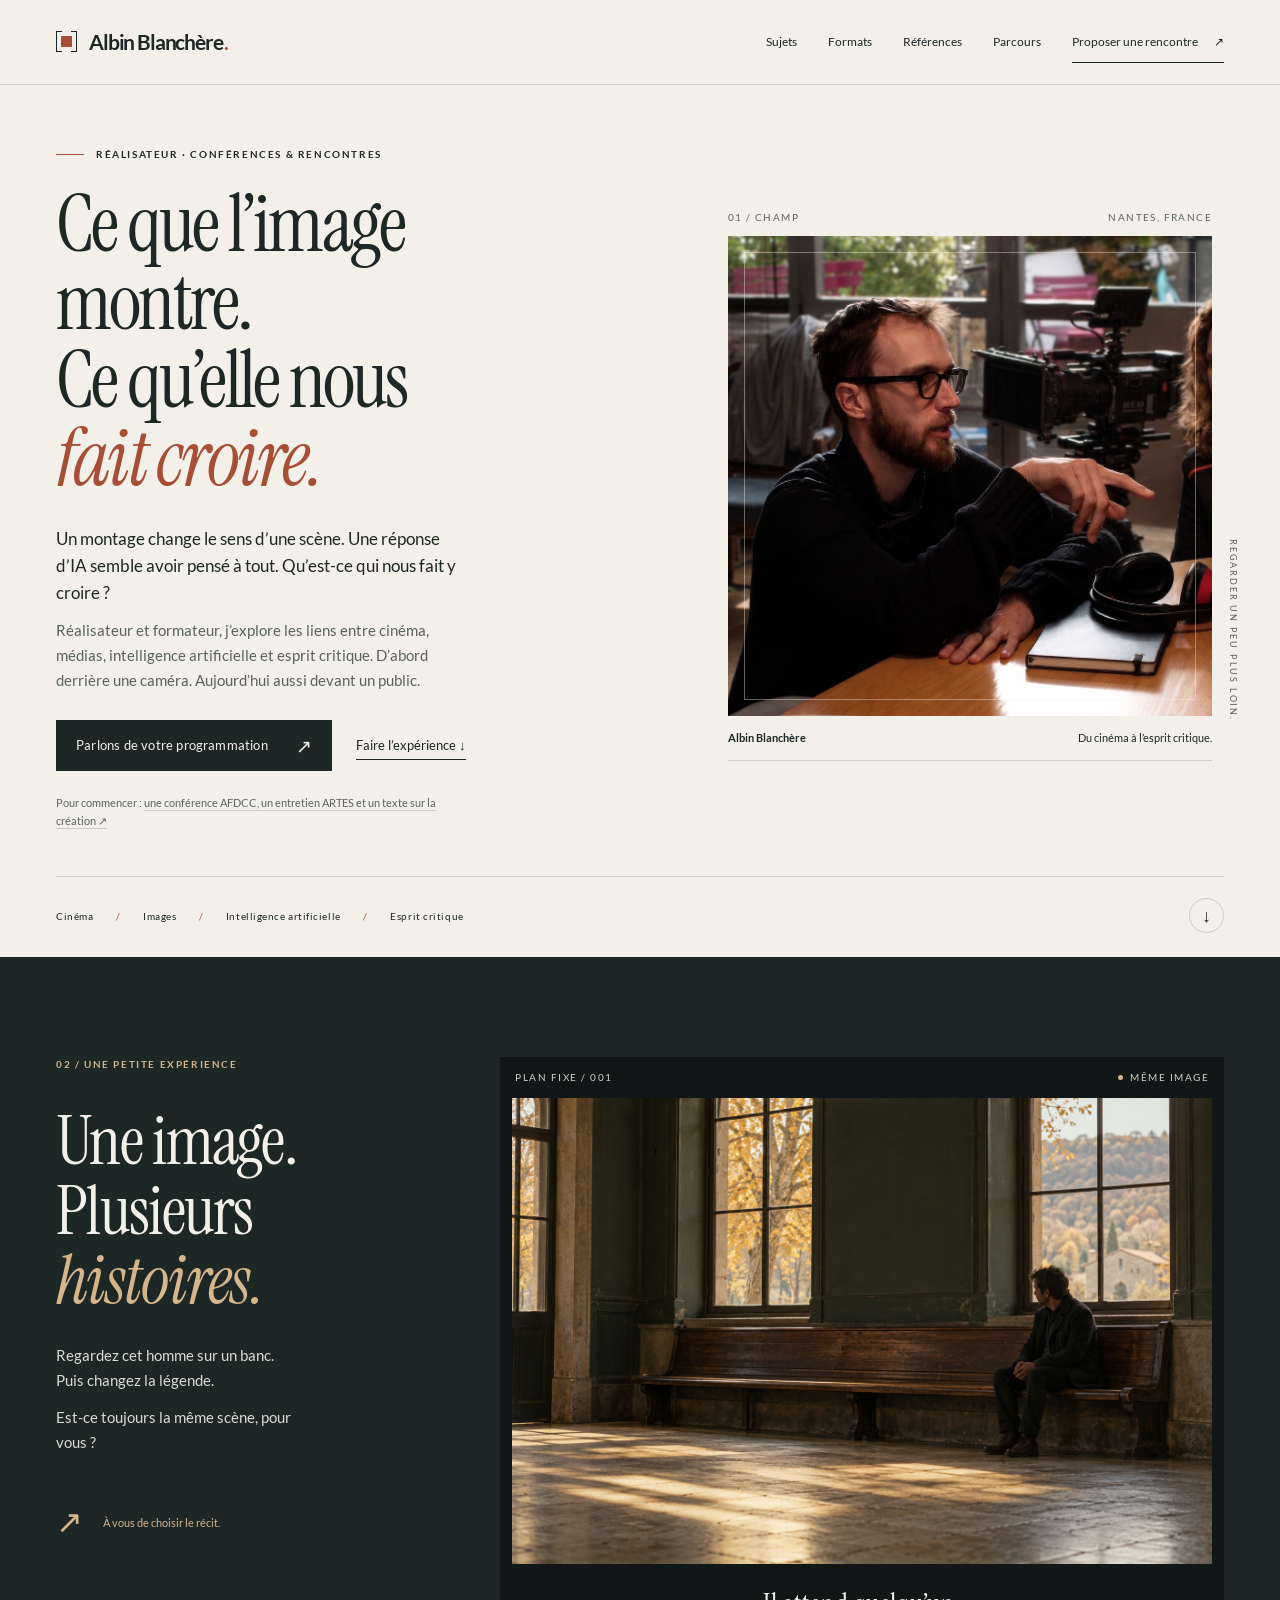
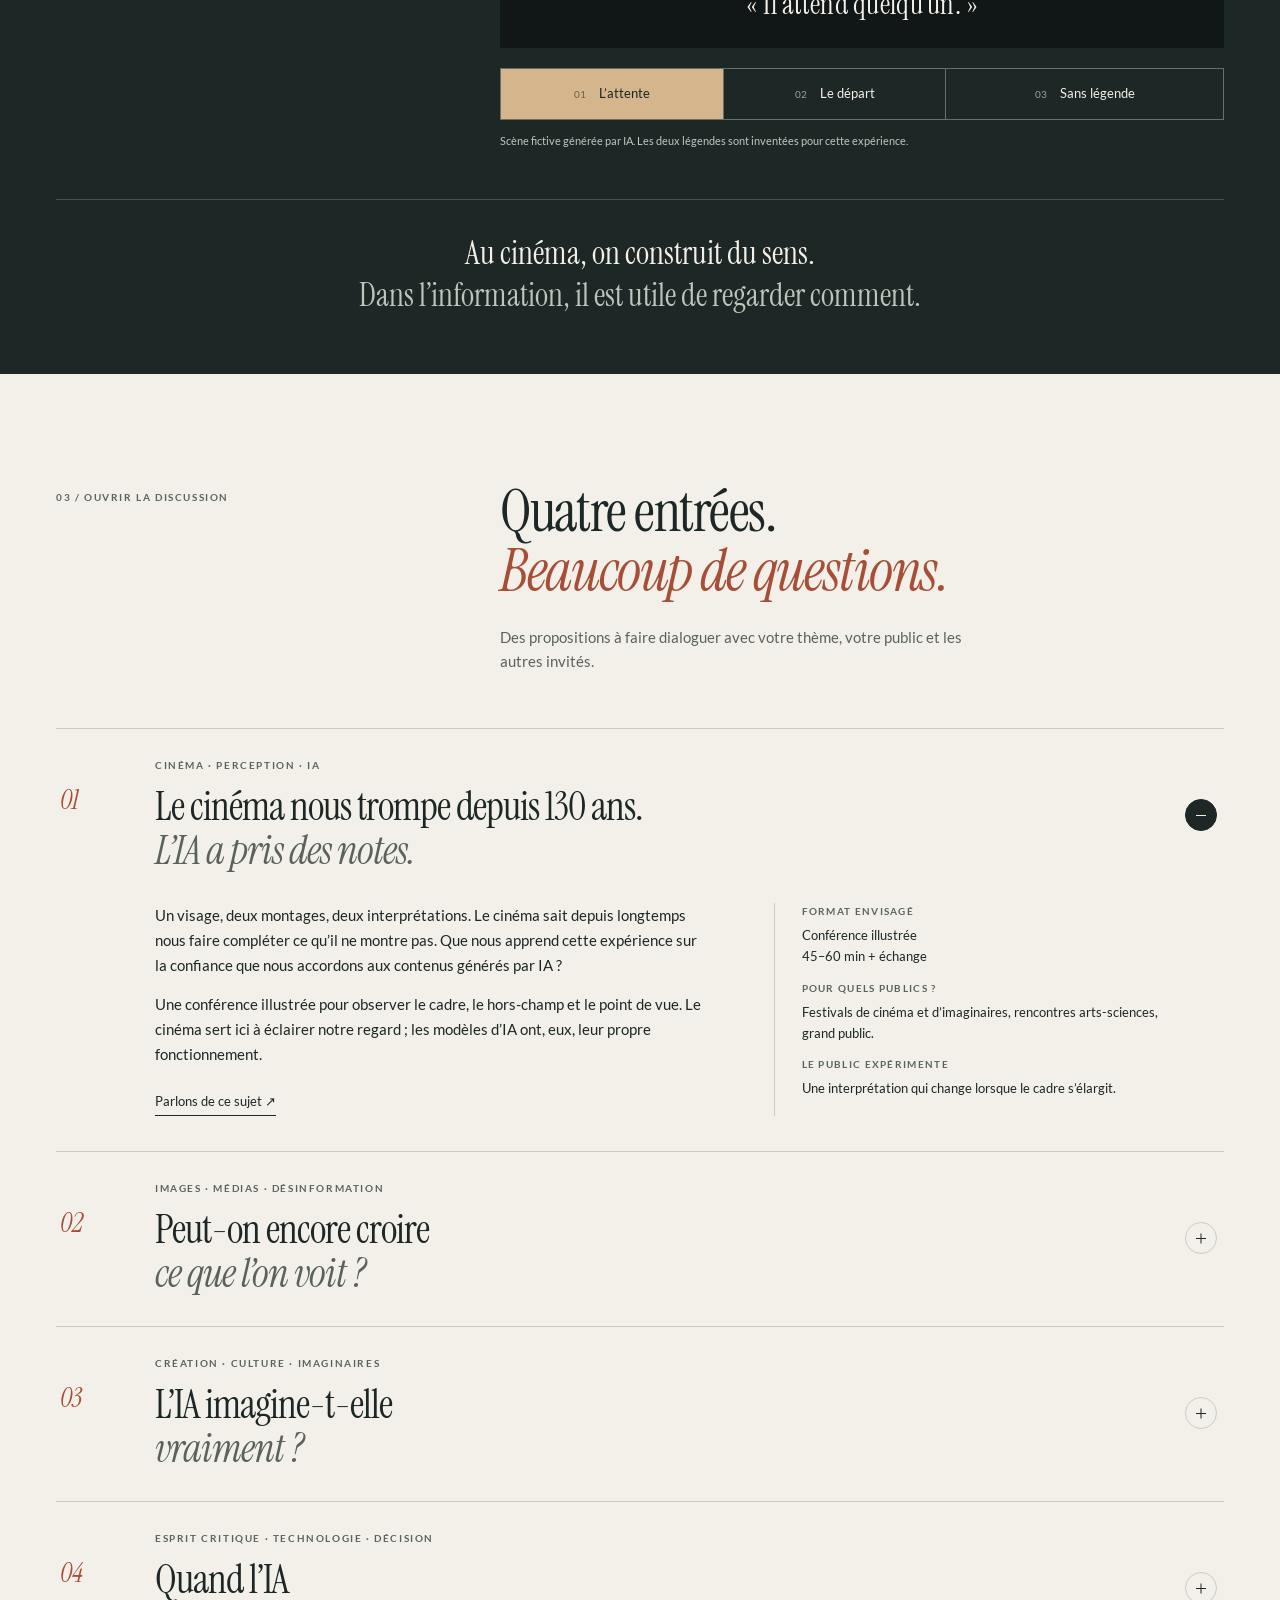
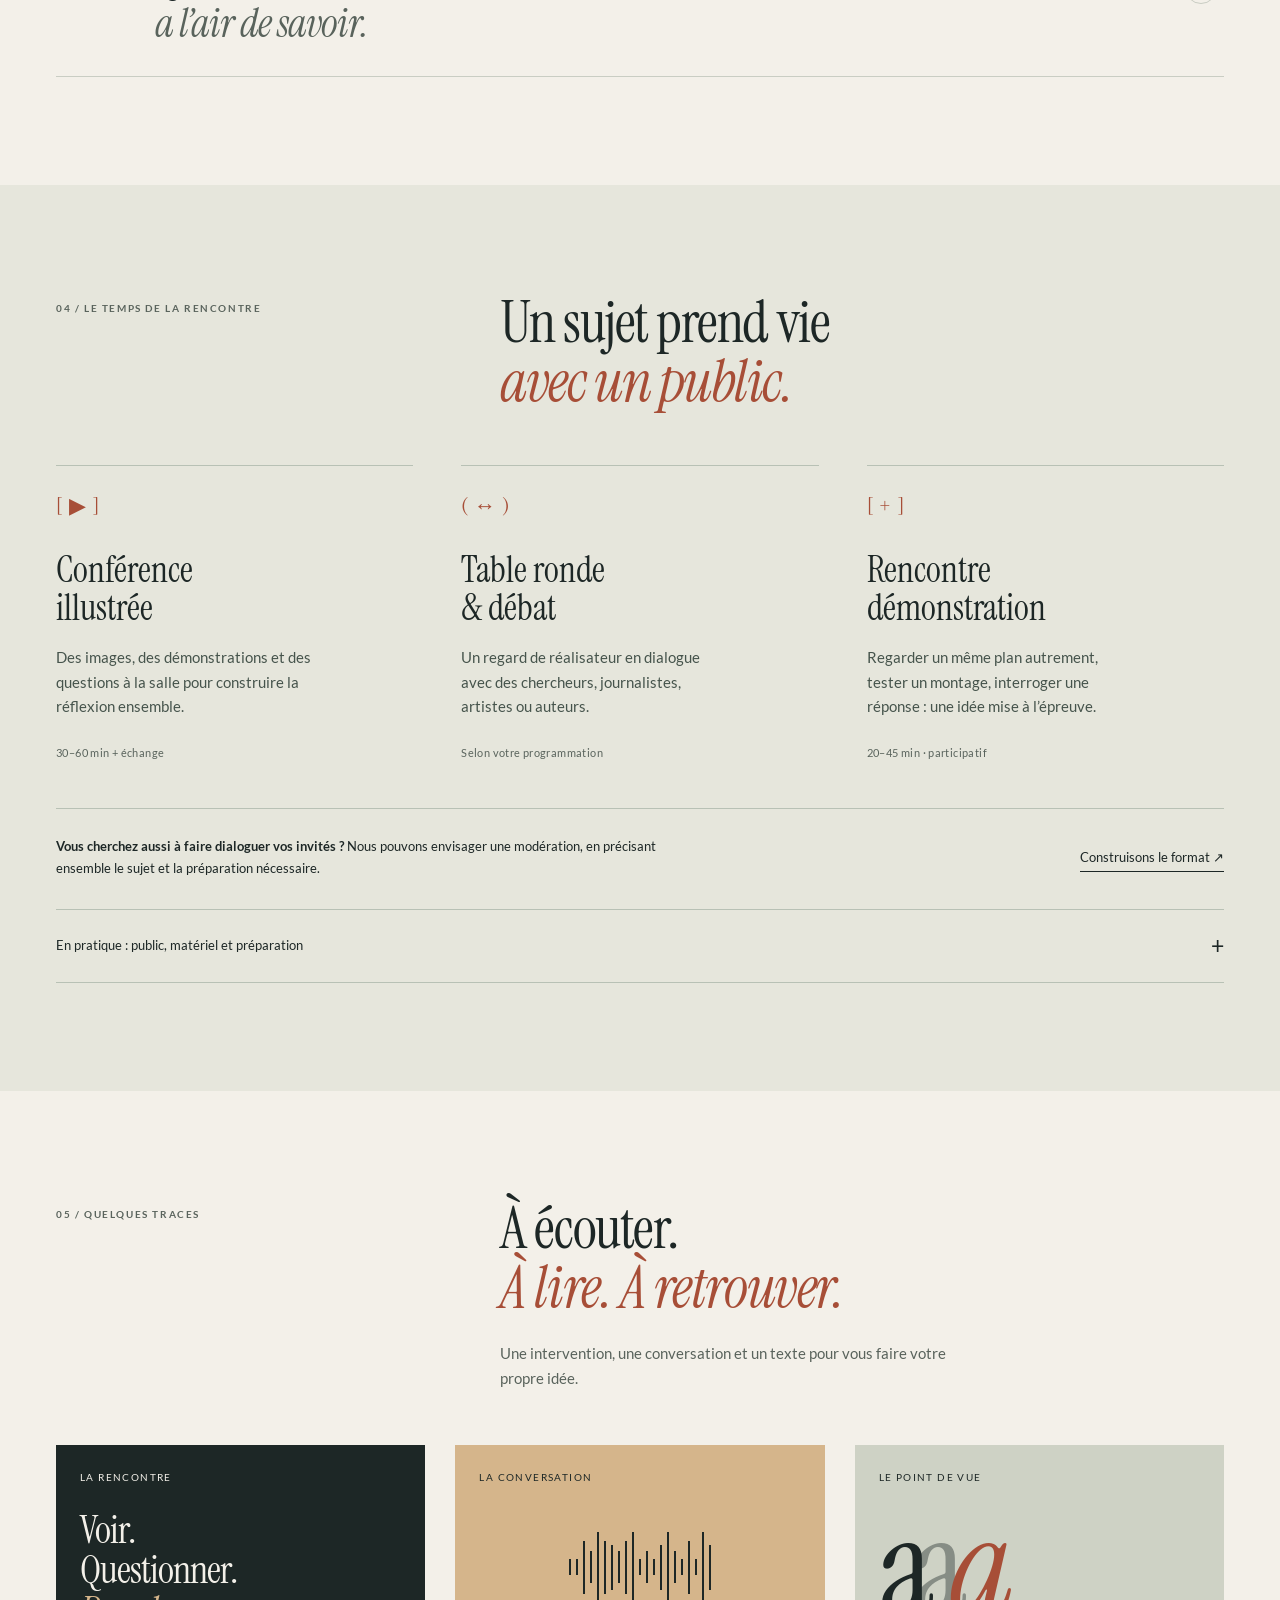
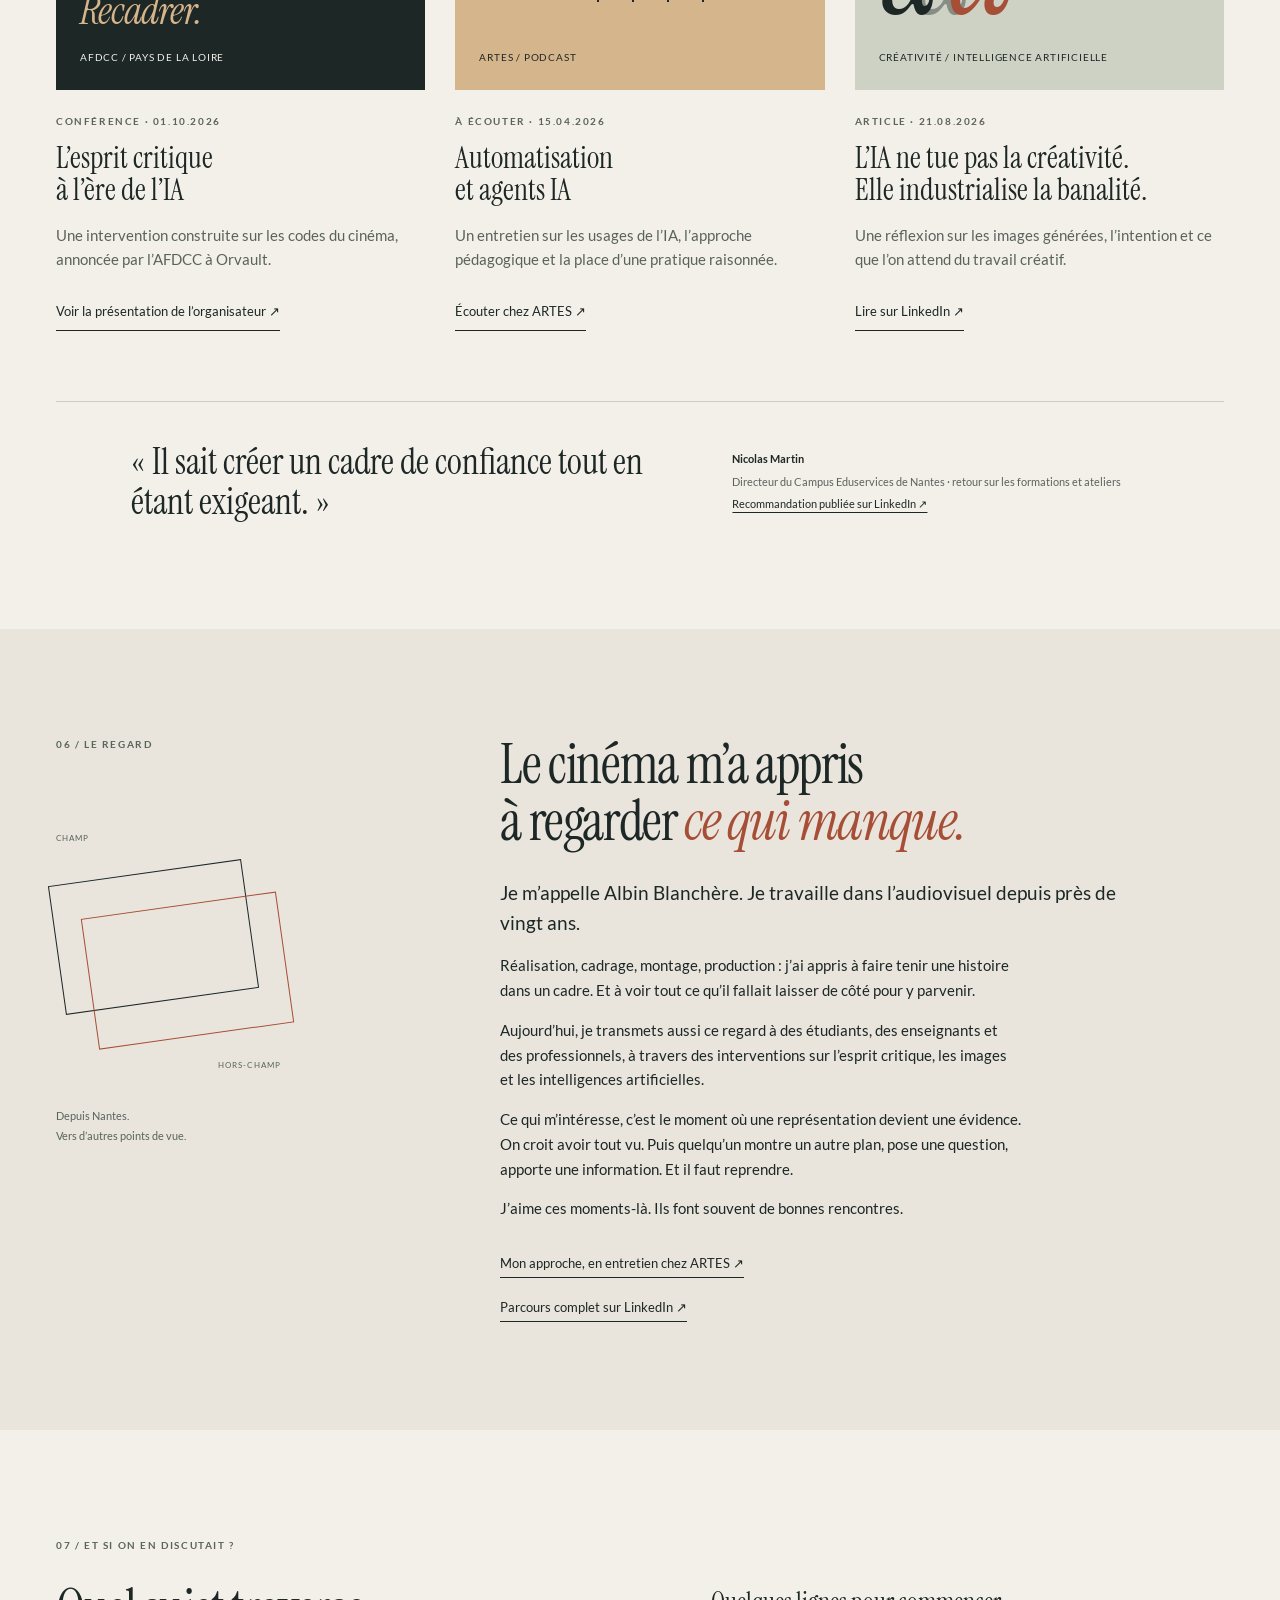
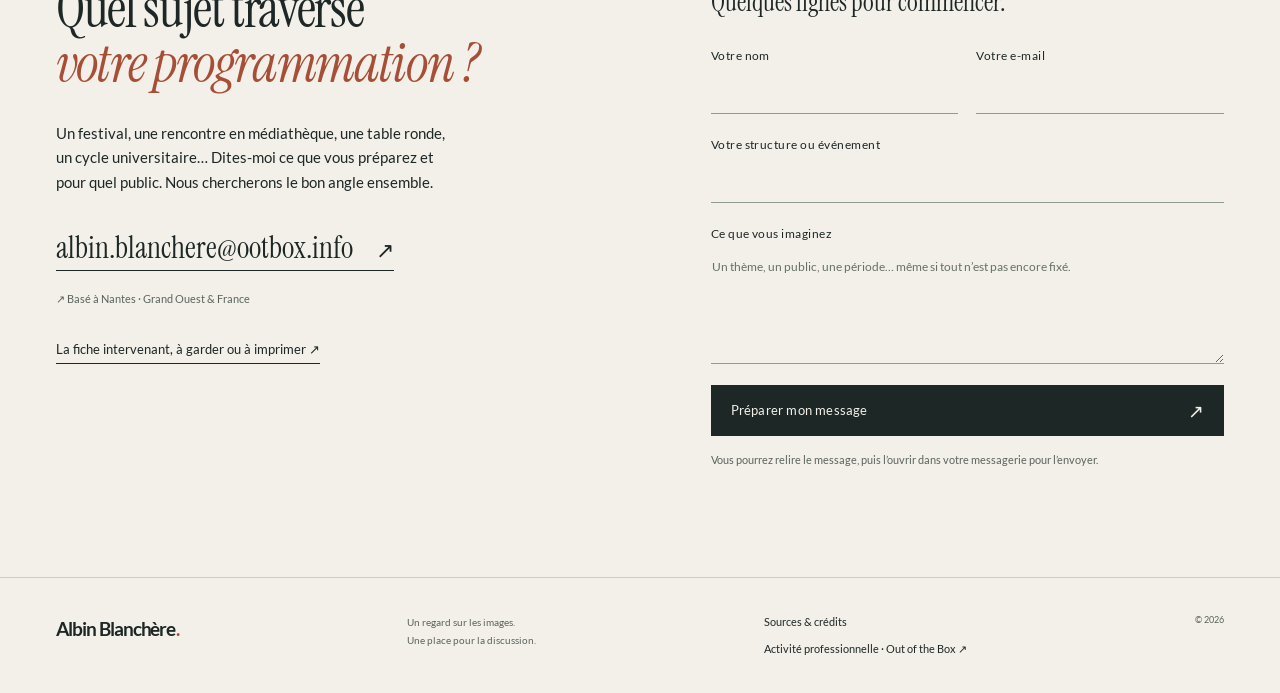
<file: index.html>
<!doctype html>
<html lang="fr">
<head>
  <meta charset="utf-8">
  <meta name="viewport" content="width=device-width, initial-scale=1">
  <title>Albin Blanchère — Cinéma, images, IA & esprit critique</title>
  <meta name="description" content="Réalisateur et formateur à Nantes, Albin Blanchère explore ce que les images, les récits et les IA nous font croire. Conférences illustrées, débats et rencontres culturelles.">
  <meta name="theme-color" content="#1d2726">
  <meta property="og:title" content="Albin Blanchère — Ce que l’image nous fait croire">
  <meta property="og:description" content="Un regard de réalisateur sur les images, les récits et les intelligences artificielles. Conférences, débats et rencontres.">
  <meta property="og:type" content="website">
  <meta property="og:locale" content="fr_FR">
  <meta property="og:image" content="https://fmamb.github.io/albinblanchere-regards/assets/albin-portrait.jpg">
  <meta property="og:url" content="https://fmamb.github.io/albinblanchere-regards/">
  <link rel="canonical" href="https://fmamb.github.io/albinblanchere-regards/">
  <link rel="icon" href="assets/mark.svg" type="image/svg+xml">
  <link rel="stylesheet" href="styles.css">
  <script src="app.js" defer></script>
</head>
<body>
  <a class="skip" href="#contenu">Aller au contenu</a>
  <header class="site-header">
    <div class="header-inner">
      <a class="signature" href="#top" aria-label="Albin Blanchère — accueil"><span class="frame-mark" aria-hidden="true"></span>Albin Blanchère<span class="signature-dot">.</span></a>
      <button class="menu-toggle" aria-expanded="false" aria-controls="navigation">Menu <span aria-hidden="true">+</span></button>
      <nav id="navigation" aria-label="Navigation principale">
        <a href="#sujets">Sujets</a><a href="#formats">Formats</a><a href="#traces">Références</a><a href="#parcours">Parcours</a><a class="nav-contact" href="#contact">Proposer une rencontre <span aria-hidden="true">↗</span></a>
      </nav>
    </div>
  </header>
  <main id="contenu">
    <section class="hero wrap" id="top" aria-labelledby="hero-title">
      <div class="hero-copy">
        <p class="eyebrow"><span class="small-line" aria-hidden="true"></span> Réalisateur · Conférences & rencontres</p>
        <h1 id="hero-title">Ce que l’image<br>montre.<br>Ce qu’elle nous<br><em>fait croire.</em></h1>
        <p class="hero-intro">Un montage change le sens d’une scène. Une réponse d’IA semble avoir pensé à tout. <strong>Qu’est-ce qui nous fait y croire&nbsp;?</strong></p>
        <p class="hero-sub">Réalisateur et formateur, j’explore les liens entre cinéma, médias, intelligence artificielle et esprit critique. D’abord derrière une caméra. Aujourd’hui aussi devant un public.</p>
        <div class="hero-actions"><a class="button" href="#contact">Parlons de votre programmation <span aria-hidden="true">↗</span></a><a class="text-link" href="#experience">Faire l’expérience <span aria-hidden="true">↓</span></a></div>
        <p class="hero-proof">Pour commencer : <a href="#traces">une conférence AFDCC, un entretien ARTES et un texte sur la création <span aria-hidden="true">↗</span></a></p>
      </div>
      <figure class="hero-portrait">
        <div class="portrait-top"><span>01 / CHAMP</span><span>NANTES, FRANCE</span></div>
        <div class="portrait-crop"><img src="assets/albin-portrait.jpg" alt="Albin Blanchère à côté d’une caméra, en discussion autour d’une table." width="1254" height="987" fetchpriority="high"></div>
        <figcaption><span>Albin Blanchère</span><span>Du cinéma à l’esprit critique.</span></figcaption>
        <div class="portrait-note" aria-hidden="true">REGARDER UN PEU PLUS LOIN.</div>
      </figure>
      <div class="hero-bottom"><p>Cinéma <span>/</span> Images <span>/</span> Intelligence artificielle <span>/</span> Esprit critique</p><a href="#experience" aria-label="Découvrir l’expérience visuelle"><span aria-hidden="true">↓</span></a></div>
    </section>

    <section class="experience" id="experience" aria-labelledby="experience-title">
      <div class="wrap experience-grid">
        <div class="experience-copy">
          <p class="eyebrow">02 / UNE PETITE EXPÉRIENCE</p>
          <h2 id="experience-title">Une image.<br>Plusieurs<br><em>histoires.</em></h2>
          <p>Regardez cet homme sur un banc. Puis changez la légende.</p>
          <p>Est-ce toujours la même scène, pour vous&nbsp;?</p>
          <div class="experiment-instruction"><span aria-hidden="true">↗</span><span>À vous de choisir le récit.</span></div>
        </div>
        <div class="experiment">
          <figure class="film-frame">
            <div class="film-meta"><span>PLAN FIXE / 001</span><span><i aria-hidden="true"></i> MÊME IMAGE</span></div>
            <img id="experiment-image" src="assets/une-image.png" alt="Scène fictive : un homme assis seul à droite d’un long banc, dans une salle éclairée par de grandes fenêtres." width="1536" height="1024" loading="lazy">
            <figcaption id="caption" aria-live="polite">« Il attend quelqu’un. »</figcaption>
          </figure>
          <div class="caption-controls" role="group" aria-label="Choisir une légende pour la même image" aria-describedby="experience-instruction">
            <button type="button" data-caption="attente" aria-pressed="true"><span>01</span> L’attente</button>
            <button type="button" data-caption="depart" aria-pressed="false"><span>02</span> Le départ</button>
            <button type="button" data-caption="neutre" aria-pressed="false"><span>03</span> Sans légende</button>
          </div>
          <p class="image-provenance" id="experience-instruction">Scène fictive générée par IA. Les deux légendes sont inventées pour cette expérience.</p>
          <div class="experiment-reveal" id="experiment-reveal" hidden>
            <h3>L’image n’a pas changé. Le récit, oui.</h3>
            <p>Rien, dans ce plan, ne permet de trancher entre ces deux histoires. Quelques mots suffisent pourtant à orienter notre lecture. Cela ne mesure pas votre crédulité&nbsp;: cela montre la place que prend le contexte.</p>
          </div>
        </div>
        <p class="experience-coda">Au cinéma, on construit du sens.<br><span>Dans l’information, il est utile de regarder comment.</span></p>
      </div>
    </section>

    <section class="subjects wrap section-pad" id="sujets" aria-labelledby="subjects-title">
      <div class="section-heading"><p class="eyebrow">03 / OUVRIR LA DISCUSSION</p><div><h2 id="subjects-title">Quatre entrées.<br><em>Beaucoup de questions.</em></h2><p>Des propositions à faire dialoguer avec votre thème, votre public et les autres invités.</p></div></div>
      <div class="subject-list">
        <details class="subject" open>
          <summary><span class="subject-number">01</span><span class="subject-heading"><span class="eyebrow">CINÉMA · PERCEPTION · IA</span><span class="subject-title">Le cinéma nous trompe depuis 130 ans.<br><em>L’IA a pris des notes.</em></span></span><span class="disclosure" aria-hidden="true"></span></summary>
          <div class="subject-body"><div><p>Un visage, deux montages, deux interprétations. Le cinéma sait depuis longtemps nous faire compléter ce qu’il ne montre pas. Que nous apprend cette expérience sur la confiance que nous accordons aux contenus générés par IA&nbsp;?</p><p>Une conférence illustrée pour observer le cadre, le hors-champ et le point de vue. Le cinéma sert ici à éclairer notre regard&nbsp;; les modèles d’IA ont, eux, leur propre fonctionnement.</p><a class="text-link choose-subject" href="#contact" data-subject="Le cinéma nous trompe depuis 130 ans. L’IA a pris des notes.">Parlons de ce sujet <span aria-hidden="true">↗</span></a></div><aside class="subject-facts"><p><span>FORMAT ENVISAGÉ</span>Conférence illustrée<br>45–60 min + échange</p><p><span>POUR QUELS PUBLICS ?</span>Festivals de cinéma et d’imaginaires, rencontres arts-sciences, grand public.</p><p><span>LE PUBLIC EXPÉRIMENTE</span>Une interprétation qui change lorsque le cadre s’élargit.</p></aside></div>
        </details>
        <details class="subject">
          <summary><span class="subject-number">02</span><span class="subject-heading"><span class="eyebrow">IMAGES · MÉDIAS · DÉSINFORMATION</span><span class="subject-title">Peut-on encore croire<br><em>ce que l’on voit&nbsp;?</em></span></span><span class="disclosure" aria-hidden="true"></span></summary>
          <div class="subject-body"><div><p>Une photographie authentique peut raconter une histoire fausse. Il suffit parfois d’une date effacée, d’une légende ajoutée ou d’un plan coupé trop tôt.</p><p>À partir d’exemples de cadrage, de montage et d’images synthétiques, on examine ce qui constitue une preuve. L’enjeu&nbsp;: apprendre à chercher une origine et un contexte, sans attendre de notre œil qu’il détecte tout.</p><a class="text-link choose-subject" href="#contact" data-subject="Peut-on encore croire ce que l’on voit ?">Parlons de ce sujet <span aria-hidden="true">↗</span></a></div><aside class="subject-facts"><p><span>FORMAT ENVISAGÉ</span>Rencontre illustrée ou débat<br>30–60 min + échange</p><p><span>POUR QUELS PUBLICS ?</span>Médiathèques, éducation aux médias, étudiants, rencontres autour de l’information.</p><p><span>LA QUESTION À EMPORTER</span>Qu’est-ce qui permet réellement d’établir ce que cette image raconte&nbsp;?</p></aside></div>
        </details>
        <details class="subject">
          <summary><span class="subject-number">03</span><span class="subject-heading"><span class="eyebrow">CRÉATION · CULTURE · IMAGINAIRES</span><span class="subject-title">L’IA imagine-t-elle<br><em>vraiment&nbsp;?</em></span></span><span class="disclosure" aria-hidden="true"></span></summary>
          <div class="subject-body"><div><p>Une image spectaculaire apparaît en quelques secondes. On reconnaît des styles, des références, parfois des habitudes visuelles un peu trop familières. Où se situe alors le travail de création&nbsp;?</p><p>Intention, choix, imitation, contraintes&nbsp;: une conversation sur ce que les outils génératifs déplacent dans la pratique des artistes et des créateurs. Avec une place pour les possibilités nouvelles autant que pour les objections.</p><a class="text-link choose-subject" href="#contact" data-subject="L’IA imagine-t-elle vraiment ?">Parlons de ce sujet <span aria-hidden="true">↗</span></a></div><aside class="subject-facts"><p><span>FORMAT ENVISAGÉ</span>Conférence ou table ronde<br>45–60 min</p><p><span>POUR QUELS PUBLICS ?</span>Cultures numériques, écoles d’art et de design, festivals, professionnels de la création.</p><p><span>POUR PROLONGER</span><a href="https://fr.linkedin.com/pulse/lia-ne-tue-pas-la-cr%C3%A9ativit%C3%A9-elle-industrialise-albin-blanchere-tmfve" target="_blank" rel="noopener noreferrer">Mon article sur l’IA et la banalité ↗</a></p></aside></div>
        </details>
        <details class="subject">
          <summary><span class="subject-number">04</span><span class="subject-heading"><span class="eyebrow">ESPRIT CRITIQUE · TECHNOLOGIE · DÉCISION</span><span class="subject-title">Quand l’IA<br><em>a l’air de savoir.</em></span></span><span class="disclosure" aria-hidden="true"></span></summary>
          <div class="subject-body"><div><p>La réponse est claire, structurée, convaincante. C’est justement le moment où l’on peut oublier de demander ce qui manque.</p><p>À partir d’un dossier et d’un vote du public, on regarde comment une recommandation devient une évidence. Puis on remet les informations absentes dans le cadre, et la décision en discussion.</p><a class="text-link choose-subject" href="#contact" data-subject="Quand l’IA a l’air de savoir">Parlons de ce sujet <span aria-hidden="true">↗</span></a></div><aside class="subject-facts"><p><span>FORMAT ENVISAGÉ</span>Conférence participative<br>45–60 min + échange</p><p><span>POUR QUELS PUBLICS ?</span>Universités, culture scientifique, rencontres numériques et professionnels.</p><p><span>UN POINT D’APPUI</span><a href="https://www.afdcc.fr/produit/manifestations/01-octobre-2026-afdcc-pays-de-la-loire-lesprit-critique-a-lere-de-lia/" target="_blank" rel="noopener noreferrer">La rencontre AFDCC du 1er octobre 2026 ↗</a></p></aside></div>
        </details>
      </div>
    </section>

    <section class="formats" id="formats" aria-labelledby="formats-title"><div class="wrap section-pad">
      <div class="section-heading"><p class="eyebrow">04 / LE TEMPS DE LA RENCONTRE</p><div><h2 id="formats-title">Un sujet prend vie<br><em>avec un public.</em></h2></div></div>
      <div class="format-grid">
        <article><span class="format-symbol" aria-hidden="true">[&nbsp;▶&nbsp;]</span><h3>Conférence<br>illustrée</h3><p>Des images, des démonstrations et des questions à la salle pour construire la réflexion ensemble.</p><span class="format-duration">30–60 min + échange</span></article>
        <article><span class="format-symbol" aria-hidden="true">(&nbsp;↔&nbsp;)</span><h3>Table ronde<br>& débat</h3><p>Un regard de réalisateur en dialogue avec des chercheurs, journalistes, artistes ou auteurs.</p><span class="format-duration">Selon votre programmation</span></article>
        <article><span class="format-symbol" aria-hidden="true">[&nbsp;+&nbsp;]</span><h3>Rencontre<br>démonstration</h3><p>Regarder un même plan autrement, tester un montage, interroger une réponse&nbsp;: une idée mise à l’épreuve.</p><span class="format-duration">20–45 min · participatif</span></article>
      </div>
      <div class="format-note"><p><strong>Vous cherchez aussi à faire dialoguer vos invités&nbsp;?</strong> Nous pouvons envisager une modération, en précisant ensemble le sujet et la préparation nécessaire.</p><a class="text-link" href="#contact">Construisons le format <span aria-hidden="true">↗</span></a></div>
      <details class="practical"><summary>En pratique : public, matériel et préparation <span aria-hidden="true">+</span></summary><div><p><strong>Public.</strong> Les conférences sont pensées pour des non-spécialistes. Le vocabulaire, les exemples et la place du débat s’adaptent à l’événement. Pour un public scolaire, l’âge et les objectifs sont à préciser ensemble.</p><p><strong>Matériel.</strong> Prévoir un écran ou vidéoprojecteur, une diffusion sonore pour les extraits et un micro selon la salle. Les démonstrations peuvent être préparées à l’avance pour fonctionner sans connexion.</p><p><strong>Préparation.</strong> Un échange permet de fixer l’angle, la durée, les conditions de projection, l’accessibilité et les modalités de captation. La proposition et les conditions d’intervention sont établies à partir de ce cadre.</p></div></details>
    </div></section>

    <section class="traces wrap section-pad" id="traces" aria-labelledby="traces-title">
      <div class="section-heading"><p class="eyebrow">05 / QUELQUES TRACES</p><div><h2 id="traces-title">À écouter.<br><em>À lire. À retrouver.</em></h2><p>Une intervention, une conversation et un texte pour vous faire votre propre idée.</p></div></div>
      <div class="trace-grid">
        <a class="trace trace-scene" href="https://www.afdcc.fr/produit/manifestations/01-octobre-2026-afdcc-pays-de-la-loire-lesprit-critique-a-lere-de-lia/" target="_blank" rel="noopener noreferrer"><div class="trace-art"><span class="trace-label">LA RENCONTRE</span><span class="trace-big">Voir.<br>Questionner.<br><em>Recadrer.</em></span><span class="trace-art-note">AFDCC / PAYS DE LA LOIRE</span></div><div class="trace-info"><p class="eyebrow">CONFÉRENCE · 01.10.2026</p><h3>L’esprit critique<br>à l’ère de l’IA</h3><p>Une intervention construite sur les codes du cinéma, annoncée par l’AFDCC à Orvault.</p><span class="text-link">Voir la présentation de l’organisateur ↗</span></div></a>
        <a class="trace trace-audio" href="https://www.artes-formations.fr/actualite-des-formations-artes/podcast-automatisation-et-agents-ia-une-formation-pour-construire-mettre-en-place-et-entretenir-ses-outils" target="_blank" rel="noopener noreferrer"><div class="trace-art"><span class="trace-label">LA CONVERSATION</span><div class="audio-wave" aria-hidden="true"><i></i><i></i><i></i><i></i><i></i><i></i><i></i><i></i><i></i><i></i><i></i><i></i><i></i><i></i><i></i><i></i><i></i><i></i><i></i><i></i><i></i></div><span class="trace-art-note">ARTES / PODCAST</span></div><div class="trace-info"><p class="eyebrow">À ÉCOUTER · 15.04.2026</p><h3>Automatisation<br>et agents IA</h3><p>Un entretien sur les usages de l’IA, l’approche pédagogique et la place d’une pratique raisonnée.</p><span class="text-link">Écouter chez ARTES ↗</span></div></a>
        <a class="trace trace-article" href="https://fr.linkedin.com/pulse/lia-ne-tue-pas-la-cr%C3%A9ativit%C3%A9-elle-industrialise-albin-blanchere-tmfve" target="_blank" rel="noopener noreferrer"><div class="trace-art"><span class="trace-label">LE POINT DE VUE</span><span class="article-quote" aria-hidden="true">a<span>a</span><em>a</em></span><span class="trace-art-note">CRÉATIVITÉ / INTELLIGENCE ARTIFICIELLE</span></div><div class="trace-info"><p class="eyebrow">ARTICLE · 21.08.2026</p><h3>L’IA ne tue pas la créativité.<br>Elle industrialise la banalité.</h3><p>Une réflexion sur les images générées, l’intention et ce que l’on attend du travail créatif.</p><span class="text-link">Lire sur LinkedIn ↗</span></div></a>
      </div>
      <blockquote class="testimonial"><p>« Il sait créer un cadre de confiance tout en étant exigeant. »</p><footer><strong>Nicolas Martin</strong><span>Directeur du Campus Eduservices de Nantes · retour sur les formations et ateliers</span><a href="https://fr.linkedin.com/in/albin-blanchere-ab3aa765" target="_blank" rel="noopener noreferrer">Recommandation publiée sur LinkedIn ↗</a></footer></blockquote>
    </section>

    <section class="about" id="parcours" aria-labelledby="about-title"><div class="wrap about-grid section-pad">
      <div class="about-aside"><p class="eyebrow">06 / LE REGARD</p><div class="about-frame" aria-hidden="true"><span>CHAMP</span><div></div><span>HORS-CHAMP</span></div><p class="about-place">Depuis Nantes.<br>Vers d’autres points de vue.</p></div>
      <div class="about-copy"><h2 id="about-title">Le cinéma m’a appris<br>à regarder <em>ce qui manque.</em></h2><p class="about-lead">Je m’appelle Albin Blanchère. Je travaille dans l’audiovisuel depuis près de vingt ans.</p><p>Réalisation, cadrage, montage, production&nbsp;: j’ai appris à faire tenir une histoire dans un cadre. Et à voir tout ce qu’il fallait laisser de côté pour y parvenir.</p><p>Aujourd’hui, je transmets aussi ce regard à des étudiants, des enseignants et des professionnels, à travers des interventions sur l’esprit critique, les images et les intelligences artificielles.</p><p>Ce qui m’intéresse, c’est le moment où une représentation devient une évidence. On croit avoir tout vu. Puis quelqu’un montre un autre plan, pose une question, apporte une information. Et il faut reprendre.</p><p>J’aime ces moments-là. Ils font souvent de bonnes rencontres.</p><div class="about-links"><a class="text-link" href="https://www.artes-formations.fr/actualite-des-formations-artes/ia-generative-au-travail-comment-conjuguer-efficacite-et-ethique" target="_blank" rel="noopener noreferrer">Mon approche, en entretien chez ARTES ↗</a><a class="text-link" href="https://fr.linkedin.com/in/albin-blanchere-ab3aa765" target="_blank" rel="noopener noreferrer">Parcours complet sur LinkedIn ↗</a></div></div>
    </div></section>

    <section class="contact wrap section-pad" id="contact" aria-labelledby="contact-title">
      <div class="contact-copy"><p class="eyebrow">07 / ET SI ON EN DISCUTAIT ?</p><h2 id="contact-title">Quel sujet traverse<br><em>votre programmation&nbsp;?</em></h2><p>Un festival, une rencontre en médiathèque, une table ronde, un cycle universitaire… Dites-moi ce que vous préparez et pour quel public. Nous chercherons le bon angle ensemble.</p><a class="contact-email" href="mailto:albin.blanchere@ootbox.info">albin.blanchere@ootbox.info <span aria-hidden="true">↗</span></a><p class="contact-location"><span aria-hidden="true">↗</span> Basé à Nantes · Grand Ouest & France</p><a href="fiche-intervenant.html" target="_blank" rel="noopener" class="text-link">La fiche intervenant, à garder ou à imprimer ↗</a></div>
      <div class="contact-form-wrap">
        <noscript><p>Pour proposer une rencontre, écrivez-moi à <a class="text-link" href="mailto:albin.blanchere@ootbox.info">albin.blanchere@ootbox.info</a>.</p></noscript>
        <form id="contact-form" hidden>
          <p class="form-intro">Quelques lignes pour commencer.</p>
          <div class="form-row">
            <label>Votre nom<input name="nom" autocomplete="name" required maxlength="100"></label>
            <label>Votre e-mail<input name="email" type="email" autocomplete="email" required maxlength="150"></label>
          </div>
          <label>Votre structure ou événement<input name="structure" autocomplete="organization" required maxlength="180"></label>
          <label>Ce que vous imaginez<textarea name="message" rows="4" maxlength="1800" required placeholder="Un thème, un public, une période… même si tout n’est pas encore fixé."></textarea></label>
          <button class="button" type="submit">Préparer mon message <span aria-hidden="true">↗</span></button>
          <p class="form-note">Vous pourrez relire le message, puis l’ouvrir dans votre messagerie pour l’envoyer.</p>
        </form>
        <div class="draft" id="draft" hidden tabindex="-1">
          <h3>Votre message est prêt.</h3><p>Relisez-le, puis ouvrez votre messagerie pour l’envoyer.</p><pre id="draft-text"></pre>
          <div class="draft-actions"><a id="draft-mail" class="button" href="mailto:albin.blanchere@ootbox.info">Ouvrir ma messagerie ↗</a><button type="button" class="text-link" id="copy-draft">Copier le message</button><button type="button" class="text-link" id="edit-draft">Modifier</button></div>
          <p id="copy-status" role="status"></p>
        </div>
      </div>
    </section>
  </main>
  <footer class="site-footer"><div class="wrap"><a class="signature" href="#top">Albin Blanchère<span class="signature-dot">.</span></a><p>Un regard sur les images.<br>Une place pour la discussion.</p><div><a href="credits.html">Sources & crédits</a><a href="https://ootbox.info/" target="_blank" rel="noopener noreferrer">Activité professionnelle · Out of the Box ↗</a></div><span class="footer-year">© 2026</span></div></footer>
</body>
</html>
</file>
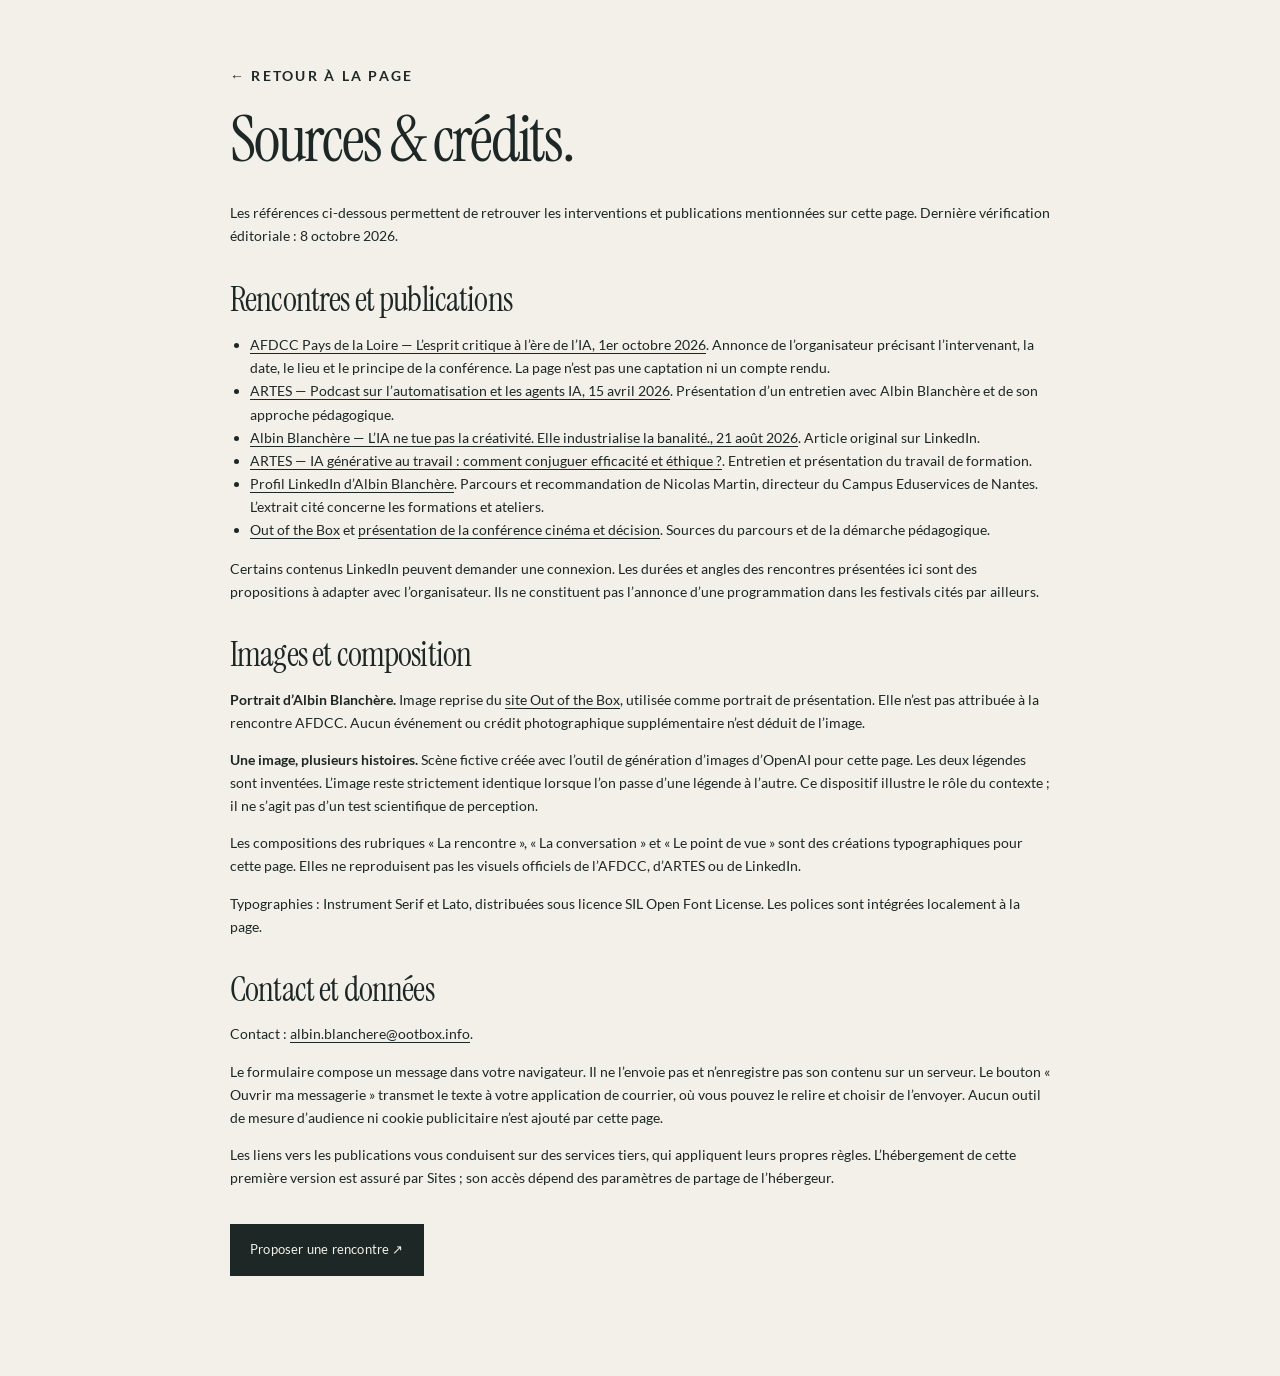
<file: credits.html>
<!doctype html><html lang="fr"><head><meta charset="utf-8"><meta name="viewport" content="width=device-width,initial-scale=1"><title>Sources & crédits — Albin Blanchère</title><meta name="robots" content="noindex"><link rel="icon" href="assets/mark.svg" type="image/svg+xml"><link rel="stylesheet" href="styles.css"></head><body><main class="wrap legal"><p class="eyebrow"><a href="index.html">← Retour à la page</a></p><h1>Sources & crédits.</h1><p>Les références ci-dessous permettent de retrouver les interventions et publications mentionnées sur cette page. Dernière vérification éditoriale : 8 octobre 2026.</p><h2>Rencontres et publications</h2><ul><li><a href="https://www.afdcc.fr/produit/manifestations/01-octobre-2026-afdcc-pays-de-la-loire-lesprit-critique-a-lere-de-lia/">AFDCC Pays de la Loire — L’esprit critique à l’ère de l’IA, 1er octobre 2026</a>. Annonce de l’organisateur précisant l’intervenant, la date, le lieu et le principe de la conférence. La page n’est pas une captation ni un compte rendu.</li><li><a href="https://www.artes-formations.fr/actualite-des-formations-artes/podcast-automatisation-et-agents-ia-une-formation-pour-construire-mettre-en-place-et-entretenir-ses-outils">ARTES — Podcast sur l’automatisation et les agents IA, 15 avril 2026</a>. Présentation d’un entretien avec Albin Blanchère et de son approche pédagogique.</li><li><a href="https://fr.linkedin.com/pulse/lia-ne-tue-pas-la-cr%C3%A9ativit%C3%A9-elle-industrialise-albin-blanchere-tmfve">Albin Blanchère — L’IA ne tue pas la créativité. Elle industrialise la banalité., 21 août 2026</a>. Article original sur LinkedIn.</li><li><a href="https://www.artes-formations.fr/actualite-des-formations-artes/ia-generative-au-travail-comment-conjuguer-efficacite-et-ethique">ARTES — IA générative au travail : comment conjuguer efficacité et éthique ?</a>. Entretien et présentation du travail de formation.</li><li><a href="https://fr.linkedin.com/in/albin-blanchere-ab3aa765">Profil LinkedIn d’Albin Blanchère</a>. Parcours et recommandation de Nicolas Martin, directeur du Campus Eduservices de Nantes. L’extrait cité concerne les formations et ateliers.</li><li><a href="https://ootbox.info/">Out of the Box</a> et <a href="https://ootbox.info/conference-ia-cinema-decision/">présentation de la conférence cinéma et décision</a>. Sources du parcours et de la démarche pédagogique.</li></ul><p>Certains contenus LinkedIn peuvent demander une connexion. Les durées et angles des rencontres présentées ici sont des propositions à adapter avec l’organisateur. Ils ne constituent pas l’annonce d’une programmation dans les festivals cités par ailleurs.</p><h2>Images et composition</h2><p><strong>Portrait d’Albin Blanchère.</strong> Image reprise du <a href="https://ootbox.info/assets/albin-portrait-2026.jpg">site Out of the Box</a>, utilisée comme portrait de présentation. Elle n’est pas attribuée à la rencontre AFDCC. Aucun événement ou crédit photographique supplémentaire n’est déduit de l’image.</p><p><strong>Une image, plusieurs histoires.</strong> Scène fictive créée avec l’outil de génération d’images d’OpenAI pour cette page. Les deux légendes sont inventées. L’image reste strictement identique lorsque l’on passe d’une légende à l’autre. Ce dispositif illustre le rôle du contexte ; il ne s’agit pas d’un test scientifique de perception.</p><p>Les compositions des rubriques « La rencontre », « La conversation » et « Le point de vue » sont des créations typographiques pour cette page. Elles ne reproduisent pas les visuels officiels de l’AFDCC, d’ARTES ou de LinkedIn.</p><p>Typographies : Instrument Serif et Lato, distribuées sous licence SIL Open Font License. Les polices sont intégrées localement à la page.</p><h2>Contact et données</h2><p>Contact : <a href="mailto:albin.blanchere@ootbox.info">albin.blanchere@ootbox.info</a>.</p><p>Le formulaire compose un message dans votre navigateur. Il ne l’envoie pas et n’enregistre pas son contenu sur un serveur. Le bouton « Ouvrir ma messagerie » transmet le texte à votre application de courrier, où vous pouvez le relire et choisir de l’envoyer. Aucun outil de mesure d’audience ni cookie publicitaire n’est ajouté par cette page.</p><p>Les liens vers les publications vous conduisent sur des services tiers, qui appliquent leurs propres règles. L’hébergement de cette première version est assuré par Sites ; son accès dépend des paramètres de partage de l’hébergeur.</p><p style="margin-top:35px"><a class="button" href="index.html#contact">Proposer une rencontre ↗</a></p></main></body></html>
</file>
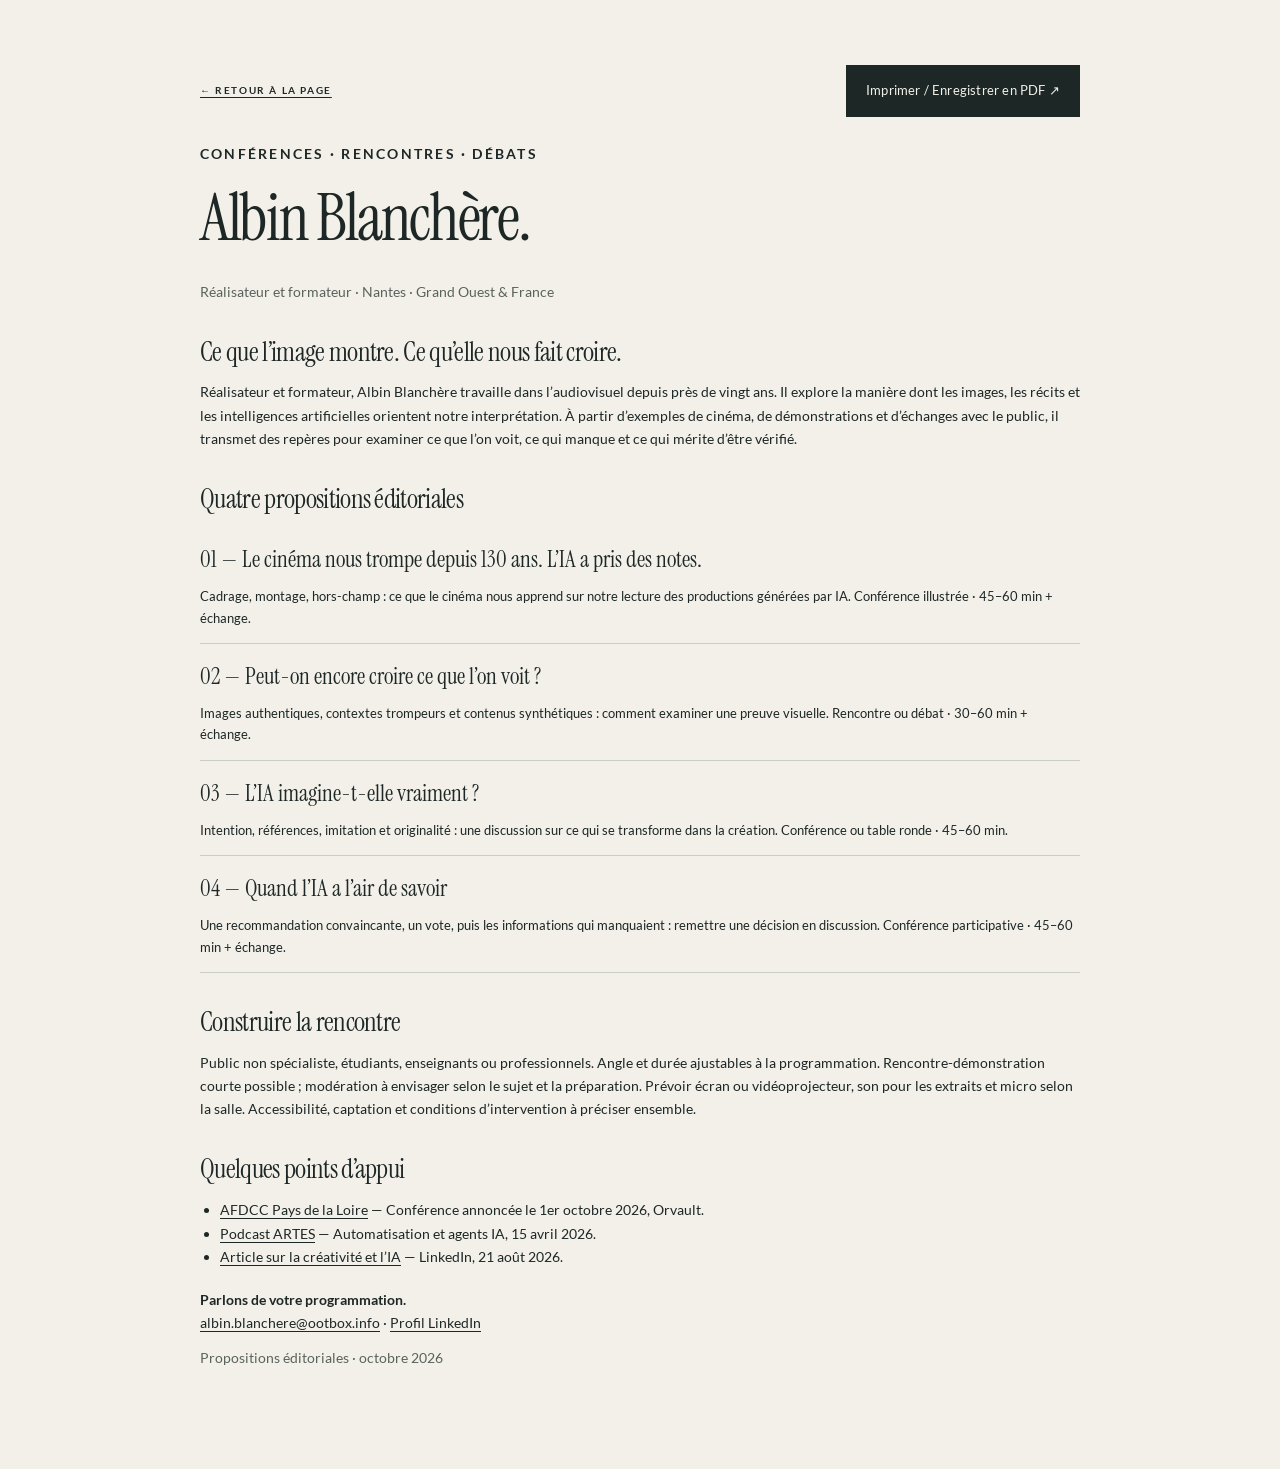
<file: fiche-intervenant.html>
<!doctype html><html lang="fr"><head><meta charset="utf-8"><meta name="viewport" content="width=device-width,initial-scale=1"><title>Fiche intervenant — Albin Blanchère</title><meta name="robots" content="noindex"><link rel="icon" href="assets/mark.svg" type="image/svg+xml"><link rel="stylesheet" href="styles.css"><script src="app.js" defer></script></head><body><main class="wrap legal sheet"><div class="sheet-top"><a class="eyebrow no-print" href="index.html">← Retour à la page</a><button type="button" class="button no-print" id="print-sheet">Imprimer / Enregistrer en PDF ↗</button></div><p class="eyebrow" style="margin-top:26px">CONFÉRENCES · RENCONTRES · DÉBATS</p><h1>Albin Blanchère.</h1><p class="sheet-meta">Réalisateur et formateur · Nantes · Grand Ouest & France</p><h2>Ce que l’image montre. Ce qu’elle nous fait croire.</h2><p>Réalisateur et formateur, Albin Blanchère travaille dans l’audiovisuel depuis près de vingt ans. Il explore la manière dont les images, les récits et les intelligences artificielles orientent notre interprétation. À partir d’exemples de cinéma, de démonstrations et d’échanges avec le public, il transmet des repères pour examiner ce que l’on voit, ce qui manque et ce qui mérite d’être vérifié.</p><h2>Quatre propositions éditoriales</h2><div class="sheet-subject"><h3>01 — Le cinéma nous trompe depuis 130 ans. L’IA a pris des notes.</h3><p>Cadrage, montage, hors-champ : ce que le cinéma nous apprend sur notre lecture des productions générées par IA. Conférence illustrée · 45–60 min + échange.</p></div><div class="sheet-subject"><h3>02 — Peut-on encore croire ce que l’on voit ?</h3><p>Images authentiques, contextes trompeurs et contenus synthétiques : comment examiner une preuve visuelle. Rencontre ou débat · 30–60 min + échange.</p></div><div class="sheet-subject"><h3>03 — L’IA imagine-t-elle vraiment ?</h3><p>Intention, références, imitation et originalité : une discussion sur ce qui se transforme dans la création. Conférence ou table ronde · 45–60 min.</p></div><div class="sheet-subject"><h3>04 — Quand l’IA a l’air de savoir</h3><p>Une recommandation convaincante, un vote, puis les informations qui manquaient : remettre une décision en discussion. Conférence participative · 45–60 min + échange.</p></div><h2>Construire la rencontre</h2><p>Public non spécialiste, étudiants, enseignants ou professionnels. Angle et durée ajustables à la programmation. Rencontre-démonstration courte possible ; modération à envisager selon le sujet et la préparation. Prévoir écran ou vidéoprojecteur, son pour les extraits et micro selon la salle. Accessibilité, captation et conditions d’intervention à préciser ensemble.</p><h2>Quelques points d’appui</h2><ul><li><a href="https://www.afdcc.fr/produit/manifestations/01-octobre-2026-afdcc-pays-de-la-loire-lesprit-critique-a-lere-de-lia/">AFDCC Pays de la Loire</a> — Conférence annoncée le 1er octobre 2026, Orvault.</li><li><a href="https://www.artes-formations.fr/actualite-des-formations-artes/podcast-automatisation-et-agents-ia-une-formation-pour-construire-mettre-en-place-et-entretenir-ses-outils">Podcast ARTES</a> — Automatisation et agents IA, 15 avril 2026.</li><li><a href="https://fr.linkedin.com/pulse/lia-ne-tue-pas-la-cr%C3%A9ativit%C3%A9-elle-industrialise-albin-blanchere-tmfve">Article sur la créativité et l’IA</a> — LinkedIn, 21 août 2026.</li></ul><p style="margin-top:20px"><strong>Parlons de votre programmation.</strong><br><a href="mailto:albin.blanchere@ootbox.info">albin.blanchere@ootbox.info</a> · <a href="https://www.linkedin.com/in/albin-blanchere-ab3aa765">Profil LinkedIn</a></p><p class="sheet-meta" style="margin-top:12px">Propositions éditoriales · octobre 2026</p></main></body></html>
</file>
<file: styles.css>
@font-face{font-family:'Instrument Serif';font-style:normal;font-weight:400;font-display:swap;src:url('assets/instrument-serif.ttf') format('truetype')}
@font-face{font-family:'Instrument Serif';font-style:italic;font-weight:400;font-display:swap;src:url('assets/instrument-serif-italic.ttf') format('truetype')}
@font-face{font-family:'Lato';font-style:normal;font-weight:400;font-display:swap;src:url('assets/lato.ttf') format('truetype')}
@font-face{font-family:'Lato';font-style:normal;font-weight:700;font-display:swap;src:url('assets/lato-bold.ttf') format('truetype')}
:root{--paper:#f3f0e9;--ink:#1d2726;--muted:#59635c;--rust:#a74e37;--ochre:#d5b58b;--sage:#728077;--line:#c9cdc3;--soft:#e6e6dc;--serif:'Instrument Serif',Georgia,'Times New Roman',serif;--sans:'Lato',Arial,sans-serif;--max:1240px}
*{box-sizing:border-box}html{scroll-behavior:smooth;scroll-padding-top:95px}body{margin:0;background:var(--paper);color:var(--ink);font-family:var(--sans);font-size:16px;line-height:1.65;-webkit-font-smoothing:antialiased}::selection{background:var(--ochre);color:var(--ink)}a{color:inherit;text-decoration:none}button,input,textarea{font:inherit}button,a{-webkit-tap-highlight-color:transparent}button{cursor:pointer}img{max-width:100%;display:block}p,h1,h2,h3,figure{margin:0}h1,h2,h3{font-weight:400}h1,h2,.subject-title,.trace-big{font-family:var(--serif);line-height:1.02;letter-spacing:-.025em}em{font-weight:400}p+p{margin-top:1em}a,button{touch-action:manipulation}a:focus-visible,button:focus-visible,summary:focus-visible{outline:2px solid var(--rust);outline-offset:6px}input:focus-visible,textarea:focus-visible{outline:2px solid var(--rust);outline-offset:2px}.wrap{max-width:var(--max);width:calc(100% - 112px);margin-inline:auto}.section-pad{padding-block:108px}.eyebrow{font-size:10px;font-weight:700;line-height:1.5;letter-spacing:.16em;text-transform:uppercase}.skip{position:fixed;left:20px;top:-100px;background:var(--ink);color:var(--paper);padding:12px;z-index:100}.skip:focus{top:10px}.site-header{border-bottom:1px solid var(--line);background:rgba(243,240,233,.97);position:sticky;top:0;z-index:20}.header-inner{height:84px;max-width:var(--max);width:calc(100% - 112px);margin:auto;display:flex;align-items:center;justify-content:space-between;gap:24px}.signature{font-size:21px;letter-spacing:-.055em;white-space:nowrap;display:flex;align-items:center;gap:12px;font-weight:700}.signature-dot{color:var(--rust);margin-left:-11px}.frame-mark{width:21px;height:21px;border:1.5px solid var(--ink);display:inline-block;position:relative}.frame-mark:before{content:'';position:absolute;background:var(--paper);left:5px;right:5px;top:-3px;bottom:-3px}.frame-mark:after{content:'';position:absolute;inset:4px;background:var(--rust)}nav{display:flex;align-items:center;gap:31px;font-size:12px}nav>a{padding-block:11px}nav>a:hover{color:var(--rust)}nav .nav-contact{border-bottom:1px solid var(--ink)}.nav-contact span{margin-left:14px}.menu-toggle{display:none}.hero{padding-top:62px;display:grid;grid-template-columns:1.23fr 1fr;gap:0 62px;position:relative}.hero-copy .eyebrow{display:flex;gap:12px;align-items:center;margin-bottom:24px}.small-line{width:28px;border-top:1px solid var(--rust)}h1{font-size:clamp(60px,6.15vw,89px);line-height:.99;letter-spacing:-.035em}h1 em{color:var(--rust)}.hero-intro{max-width:410px;font-size:17px;line-height:1.6;margin-top:27px}.hero-intro strong{font-weight:400}.hero-sub{max-width:415px;font-size:14px;color:var(--muted);line-height:1.65;margin-top:12px}.hero-actions{display:flex;align-items:center;gap:24px;margin-top:27px;flex-wrap:wrap}.button{background:var(--ink);color:var(--paper);border:1px solid var(--ink);padding:15px 19px;font-size:12px;letter-spacing:.015em;display:inline-flex;align-items:center;justify-content:center;gap:28px;line-height:1.5;transition:background .2s,color .2s}.button:hover{background:var(--rust);border-color:var(--rust)}.button span{font-size:19px;line-height:1}.text-link{font-size:12px;border:0;border-bottom:1px solid currentColor;padding:3px 0;background:none;display:inline-block;line-height:1.7}.text-link:hover{color:var(--rust)}.hero-portrait{align-self:start;margin-top:62px;position:relative;margin-right:12px}.portrait-top{font-family:var(--sans);font-size:9px;letter-spacing:.14em;display:flex;justify-content:space-between;margin-bottom:10px;color:var(--muted)}.portrait-crop{height:480px;position:relative;overflow:hidden;background:var(--sage)}.portrait-crop img{width:100%;height:100%;object-fit:cover;object-position:42% 50%;filter:saturate(.72)}.portrait-crop:after{content:'';position:absolute;inset:16px;border:1px solid rgba(243,240,233,.4);pointer-events:none}.hero-portrait figcaption{display:flex;justify-content:space-between;gap:10px;font-size:10px;padding:13px 0;border-bottom:1px solid var(--line)}.hero-portrait figcaption span:first-child{font-weight:700}.portrait-note{font-size:9px;letter-spacing:.2em;writing-mode:vertical-rl;position:absolute;right:-28px;bottom:40px;color:var(--muted)}.hero-bottom{grid-column:1/-1;display:flex;justify-content:space-between;align-items:center;border-top:1px solid var(--line);margin-top:46px;padding:21px 0 24px}.hero-bottom p{font-size:10px;letter-spacing:.055em}.hero-bottom p span{color:var(--rust);margin:0 20px}.hero-bottom>a{border:1px solid var(--line);border-radius:50%;width:35px;height:35px;display:grid;place-items:center;font-size:18px}
.experience{background:var(--ink);color:var(--paper);padding:100px 0 58px}.experience-grid{display:grid;grid-template-columns:.74fr 1.45fr;gap:40px 75px}.experience-copy .eyebrow{color:var(--ochre);margin-bottom:35px}.experience h2{font-size:68px}.experience h2 em{color:var(--ochre)}.experience-copy>p:not(.eyebrow){font-size:15px;max-width:245px;color:#d7dcd5;margin-top:28px}.experience-copy>p+p:not(.eyebrow){margin-top:12px}.experiment-instruction{margin-top:42px;display:flex;gap:20px;align-items:center;font-size:11px;color:var(--ochre)}.experiment-instruction>span:first-child{font-size:32px;font-family:var(--serif)}.film-frame{background:#101716;padding:12px}.film-meta{display:flex;align-items:center;justify-content:space-between;font-size:8px;letter-spacing:.15em;padding:0 3px 12px;color:#cdd4cd}.film-meta>span:last-child{display:flex;align-items:center;gap:7px}.film-meta i{width:5px;height:5px;display:inline-block;background:var(--ochre);border-radius:50%}.film-frame img{width:100%;height:auto;aspect-ratio:1.5;object-fit:cover}.film-frame figcaption{font-family:var(--serif);font-size:29px;letter-spacing:.01em;text-align:center;padding:17px 6px 7px;min-height:69px}.caption-controls{display:grid;grid-template-columns:1fr 1fr 1.25fr;border:1px solid #657169;margin-top:20px}.caption-controls button{color:var(--paper);background:none;border:0;padding:14px 9px;font-size:12px;white-space:nowrap;transition:background .15s,color .15s}.caption-controls button+button{border-left:1px solid #657169}.caption-controls button>span{opacity:.6;font-size:9px;margin-right:10px}.caption-controls button[aria-pressed=true]{background:var(--ochre);color:var(--ink)}.caption-controls button:hover{background:#3a4640}.caption-controls button[aria-pressed=true]:hover{background:#dfc5a3}.image-provenance{font-size:10px;line-height:1.6;color:#c0c8be;margin-top:12px}.experiment-reveal{padding:24px 0 0}.experiment-reveal h3{font-family:var(--serif);font-size:29px;color:var(--ochre)}.experiment-reveal p{font-size:13px;color:#d7dcd5;margin-top:8px;max-width:62ch}.experience-coda{grid-column:1/-1;text-align:center;border-top:1px solid #48534e;padding-top:33px;font-family:var(--serif);font-size:32px;line-height:1.3;margin-top:10px}.experience-coda span{color:#bcc5ba}
.section-heading{display:grid;grid-template-columns:.74fr 1.45fr;gap:75px;margin-bottom:54px}.section-heading>.eyebrow{padding-top:8px;color:var(--muted)}h2{font-size:58px}.section-heading h2 em{color:var(--rust)}.section-heading>div>p{font-size:14px;max-width:470px;color:var(--muted);margin-top:24px}.subject{border-top:1px solid var(--line)}.subject:last-child{border-bottom:1px solid var(--line)}summary{list-style:none;cursor:pointer}summary::-webkit-details-marker{display:none}.subject>summary{display:grid;grid-template-columns:75px 1fr 35px;align-items:center;padding:29px 4px 31px;gap:20px}.subject-number{font-family:var(--serif);font-style:italic;font-size:27px;color:var(--rust);align-self:start;padding-top:20px}.subject-heading{display:grid;gap:11px}.subject-heading .eyebrow{font-size:9px;color:var(--muted)}.subject-title{font-size:40px;line-height:1.1}.subject-title em{color:var(--muted)}.disclosure{width:32px;height:32px;border:1px solid var(--line);border-radius:50%;position:relative}.disclosure:before,.disclosure:after{content:'';width:10px;height:1px;background:var(--ink);position:absolute;top:15px;left:10px}.disclosure:after{transform:rotate(90deg)}.subject[open] .disclosure:after{transform:rotate(0)}.subject[open] .disclosure{background:var(--ink);border-color:var(--ink)}.subject[open] .disclosure:before,.subject[open] .disclosure:after{background:var(--paper)}.subject>summary:hover .subject-title{color:var(--rust)}.subject-body{padding:0 55px 35px 99px;display:grid;grid-template-columns:1.4fr 1fr;gap:65px;font-size:14px}.subject-body .text-link{margin-top:20px}.subject-facts{border-left:1px solid var(--line);padding-left:27px;font-size:12px;line-height:1.6}.subject-facts p>span{display:block;font-size:8px;letter-spacing:.13em;color:var(--muted);margin-bottom:6px;font-weight:700}.subject-facts a{text-decoration:underline;text-underline-offset:4px}.formats{background:var(--soft)}.format-grid{display:grid;grid-template-columns:repeat(3,1fr);gap:48px}.format-grid article{border-top:1px solid #b8c1b5;padding-top:22px;display:flex;flex-direction:column;align-items:start}.format-symbol{font-size:22px;color:var(--rust);font-family:var(--serif);letter-spacing:.04em;margin-bottom:27px}.format-grid h3{font-family:var(--serif);font-size:36px;line-height:1.05}.format-grid p{font-size:14px;color:#46544c;margin-top:18px;max-width:30ch}.format-duration{font-size:10px;margin-top:auto;padding-top:25px;color:var(--muted);letter-spacing:.035em}.format-note{border-top:1px solid #b8c1b5;margin-top:46px;padding-top:27px;display:flex;gap:45px;align-items:center;justify-content:space-between}.format-note>p{font-size:13px;max-width:650px}.format-note>a{flex-shrink:0}.practical{margin-top:30px;border-block:1px solid #b8c1b5;font-size:12px}.practical summary{padding:17px 0;display:flex;justify-content:space-between;align-items:center}.practical summary span{font-size:23px}.practical[open] summary span{transform:rotate(45deg)}.practical>div{display:grid;grid-template-columns:repeat(3,1fr);gap:35px;padding:10px 0 25px}.practical>div p{margin:0}.practical strong{display:block;margin-bottom:5px}.trace-grid{display:grid;grid-template-columns:repeat(3,1fr);gap:30px}.trace{display:flex;flex-direction:column}.trace-art{height:245px;padding:24px;display:flex;flex-direction:column;justify-content:space-between;position:relative;overflow:hidden}.trace-label,.trace-art-note{font-size:8px;letter-spacing:.14em}.trace-art-note{font-size:7px}.trace-scene .trace-art{color:var(--paper);background:var(--ink)}.trace-big{font-size:39px;line-height:1.03;margin-top:6px}.trace-big em{color:var(--ochre)}.trace-audio .trace-art{background:var(--ochre)}.audio-wave{height:65px;display:flex;align-items:center;gap:5px;justify-content:center}.audio-wave i{display:block;width:2px;height:16px;background:var(--ink)}.audio-wave i:nth-child(3n){height:53px}.audio-wave i:nth-child(4n){height:32px}.audio-wave i:nth-child(5n){height:70px}.audio-wave i:nth-child(7n){height:45px}.trace-article .trace-art{background:#ced2c5}.article-quote{font-family:var(--serif);font-size:137px;letter-spacing:-.16em;line-height:1;display:block;white-space:nowrap;padding-right:18px}.article-quote span{opacity:.4}.article-quote em{color:var(--rust);position:relative;left:4px}.trace-info{padding:24px 0 0;display:flex;flex-direction:column;align-items:start;flex:1}.trace-info .eyebrow{font-size:8px;color:var(--muted);margin-bottom:13px}.trace-info h3{font-family:var(--serif);font-size:30px;line-height:1.08}.trace-info>p:not(.eyebrow){font-size:13px;margin-top:16px;color:var(--muted);margin-bottom:20px}.trace-info .text-link{font-size:10px;margin-top:auto}.trace:hover h3{color:var(--rust)}.trace:hover .trace-art{outline:1px solid var(--rust);outline-offset:5px}.testimonial{margin:70px 0 0;padding:40px 75px 0;border-top:1px solid var(--line);display:grid;grid-template-columns:1.3fr 1fr;gap:60px;align-items:center}.testimonial>p{font-family:var(--serif);font-size:36px;line-height:1.1}.testimonial footer{font-size:11px;line-height:1.7;display:grid;gap:4px}.testimonial footer span{color:var(--muted)}.testimonial footer a{font-size:9px;text-decoration:underline;text-underline-offset:4px}
.about{background:#e9e5dc}.about-grid{display:grid;grid-template-columns:.74fr 1.45fr;gap:75px}.about-aside{color:var(--muted)}.about-frame{margin-top:80px;width:225px;height:240px;position:relative;font-size:8px;letter-spacing:.14em}.about-frame>div{width:195px;height:130px;border:1px solid var(--ink);transform:rotate(-8deg);position:absolute;top:40px;left:0}.about-frame>div:after{content:'';width:195px;height:130px;border:1px solid var(--rust);position:absolute;top:36px;left:27px}.about-frame>span:first-child{position:absolute;top:0}.about-frame>span:last-child{position:absolute;bottom:0;right:0}.about-place{font-size:11px;line-height:1.8;margin-top:34px}.about-copy h2{font-size:55px;margin-bottom:28px}.about-copy h2 em{color:var(--rust)}.about-copy>p{font-size:15px;max-width:58ch}.about-copy>.about-lead{font-size:19px;line-height:1.6}.about-links{display:flex;flex-direction:column;align-items:start;gap:15px;margin-top:28px}.contact{display:grid;grid-template-columns:1.1fr 1fr;gap:90px}.contact-copy .eyebrow{margin-bottom:29px;color:var(--muted)}.contact h2{font-size:54px}.contact h2 em{color:var(--rust)}.contact-copy>p:not(.eyebrow){font-size:14px;max-width:390px;margin-top:28px}.contact-email{font-family:var(--serif);font-size:30px;display:inline-block;margin-top:30px;border-bottom:1px solid var(--ink);line-height:1.5;overflow-wrap:anywhere}.contact-email span{font-size:22px;margin-left:18px}.contact-location{color:var(--muted);font-size:11px!important;margin-top:19px!important}.contact-copy>.text-link{margin-top:27px;font-size:10px}.form-intro{font-family:var(--serif);font-size:26px;margin-bottom:22px}.contact-form-wrap{padding-top:43px}.form-row{display:grid;grid-template-columns:1fr 1fr;gap:18px}label{display:flex;flex-direction:column;font-size:10px;gap:5px;margin-bottom:21px;letter-spacing:.04em}input,textarea{width:100%;min-width:0;border:0;border-bottom:1px solid #919c91;background:transparent;color:var(--ink);padding:9px 1px;font-size:14px;line-height:1.5;border-radius:0;letter-spacing:normal}textarea{resize:vertical;min-height:102px}textarea::placeholder{color:#667067;font-size:12px}form>.button{width:100%;justify-content:space-between}p.form-note{font-size:10px;line-height:1.6;color:var(--muted);margin-top:15px}.draft{border:1px solid var(--line);padding:24px}.draft h3{font-family:var(--serif);font-size:32px}.draft>p{font-size:12px;margin-top:12px}.draft pre{font-family:var(--sans);font-size:12px;line-height:1.7;white-space:pre-wrap;overflow-wrap:anywhere;padding:15px;background:#e6e6dc}.draft-actions{display:flex;flex-wrap:wrap;gap:15px;align-items:center}.draft .button{font-size:11px}.draft .text-link{font-size:11px}.site-footer{border-top:1px solid var(--line);padding:35px 0}.site-footer>.wrap{display:flex;justify-content:space-between;align-items:start;gap:30px}.site-footer .signature{font-size:19px}.site-footer p{font-size:10px;color:var(--muted);line-height:1.8}.site-footer .wrap>div{display:flex;flex-direction:column;font-size:9px;gap:9px}.site-footer a:hover{color:var(--rust)}.footer-year{font-size:9px;color:var(--muted)}[hidden]{display:none!important}.legal{max-width:820px;padding-block:65px 100px}.legal h1{font-size:64px;margin:22px 0 30px}.legal h2{font-size:34px;margin:35px 0 15px}.legal p,.legal li{font-size:14px}.legal a:not(.button){text-decoration:underline;text-underline-offset:3px}.legal .eyebrow a{text-decoration:none}.legal ul{padding-left:20px}.sheet{max-width:880px}.sheet .sheet-top{display:flex;justify-content:space-between;align-items:center;gap:30px}.sheet h1{font-size:65px}.sheet h2{font-size:27px}.sheet-meta{color:var(--muted);font-size:12px}.sheet-subject{padding-block:14px;border-bottom:1px solid var(--line)}.sheet-subject h3{font-family:var(--serif);font-size:23px}.sheet-subject p{font-size:13px;margin-top:7px}
@media(min-width:1600px){.hero{padding-top:75px}.portrait-crop{height:510px}}
@media(max-width:1100px){.wrap,.header-inner{width:calc(100% - 64px)}nav{gap:20px}.hero{gap:0 38px;grid-template-columns:1.1fr 1fr}.hero-actions{gap:18px}.portrait-crop{height:450px}h1{font-size:72px}.hero-bottom p span{margin:0 12px}.experience-grid,.section-heading,.about-grid{gap:40px}.experience h2{font-size:59px}.section-heading{grid-template-columns:.65fr 1.5fr}.subject-body{gap:38px;padding-right:25px}.format-grid{gap:32px}.trace-grid{gap:23px}.trace-info h3{font-size:27px}.trace-big{font-size:34px}.contact{gap:45px}.contact-email{font-size:25px}.contact h2{font-size:46px}.contact-email span{margin-left:7px}.testimonial{padding-inline:25px;gap:40px}}
@media(max-width:800px){html{scroll-padding-top:80px}.header-inner{height:70px}.signature{font-size:20px}.menu-toggle{display:flex;border:0;background:none;align-items:center;gap:13px;font-size:12px;padding:10px}.menu-toggle span{font-size:22px}.menu-toggle[aria-expanded=true] span{transform:rotate(45deg)}nav{display:none;position:absolute;left:0;right:0;top:70px;background:var(--paper);padding:20px 32px 30px;border-bottom:1px solid var(--line);align-items:stretch;gap:7px;box-shadow:0 15px 20px #1d272610}nav.is-open{display:flex;flex-direction:column}nav>a{font-size:15px;padding:10px 0}.nav-contact{align-self:start}.hero{padding-top:42px;grid-template-columns:1.12fr 1fr;gap:0 30px}h1{font-size:60px}.hero-copy .eyebrow{font-size:8px}.hero-portrait{margin-top:58px}.portrait-crop{height:390px}.portrait-top{font-size:7px}.hero-portrait figcaption{display:block;font-size:9px}.hero-portrait figcaption span{display:block}.hero-intro{font-size:15px}.hero-sub{font-size:13px}.hero-actions{grid-column:1/-1}.hero-actions>.button{font-size:11px;padding:12px;gap:12px}.hero-bottom p{font-size:9px}.hero-bottom p span{margin:0 7px}.section-pad{padding-block:74px}.experience{padding:70px 0 43px}.experience-grid{grid-template-columns:1fr;gap:30px}.experience-copy{display:grid;grid-template-columns:1fr 1fr;gap:0 30px}.experience-copy .eyebrow{grid-column:1/-1;margin-bottom:20px}.experience h2{font-size:57px;grid-row:2/5}.experience h2 br:nth-child(2){display:none}.experience-copy>p:not(.eyebrow){margin-top:5px;max-width:none}.experiment-instruction{margin-top:15px}.experience-coda{font-size:27px}.section-heading{grid-template-columns:1fr;gap:18px;margin-bottom:37px}.section-heading>.eyebrow{padding:0}h2{font-size:49px}.section-heading>div>p{margin-top:18px}.subject-title{font-size:34px}.subject>summary{grid-template-columns:38px 1fr 30px;gap:15px}.subject-body{padding-left:56px;gap:27px}.subject-facts{padding-left:18px}.format-grid{gap:24px}.format-grid h3{font-size:31px}.format-grid p{font-size:13px}.format-note{gap:24px}.trace-art{padding:18px;height:220px}.trace-big{font-size:29px}.trace-label{font-size:7px}.trace-art-note{font-size:6px}.trace-info h3{font-size:25px}.trace-info .text-link{font-size:9px}.article-quote{font-size:110px}.testimonial{grid-template-columns:1fr;gap:24px;padding-inline:0;margin-top:45px}.testimonial>p{font-size:34px;max-width:550px}.about-grid{grid-template-columns:1fr;gap:25px}.about-aside{display:flex;align-items:center;justify-content:space-between}.about-frame,.about-place{display:none}.about-copy h2{font-size:48px}.about-copy>p{max-width:none}.contact{grid-template-columns:1fr;gap:15px}.contact h2{font-size:52px}.contact-copy>p:not(.eyebrow){max-width:550px}.contact-form-wrap{max-width:600px}.site-footer>.wrap{flex-wrap:wrap}.site-footer p{display:none}.site-footer .wrap>div{margin-left:auto}}
@media(max-width:560px){.wrap,.header-inner{width:calc(100% - 40px)}.header-inner{height:65px}.signature{font-size:19px;gap:10px}.signature-dot{margin-left:-10px}.frame-mark{width:18px;height:18px}nav{top:65px;padding-inline:20px}.hero{display:flex;flex-direction:column;padding-top:33px}.hero-copy .eyebrow{font-size:8px;letter-spacing:.1em;margin-bottom:20px}.small-line{width:17px}h1{font-size:clamp(55px,13.7vw,73px);line-height:1.01}.hero-intro{font-size:16px;max-width:36ch;margin-top:23px}.hero-sub{font-size:13px;max-width:40ch}.hero-actions{gap:20px;margin-top:24px}.hero-actions>.button{font-size:11px;padding:13px 16px;gap:18px}.hero-actions .text-link{font-size:11px}.hero-portrait{margin:38px 0 0;width:100%}.portrait-top{font-size:8px}.portrait-crop{height:355px}.portrait-crop img{object-position:42% 44%}.hero-portrait figcaption{display:flex;font-size:9px}.portrait-note{display:none}.hero-bottom{margin-top:25px;padding:19px 0;width:100%;gap:12px}.hero-bottom p{font-size:9px;max-width:290px;line-height:2}.hero-bottom p span{margin:0 5px}.hero-bottom>a{flex-shrink:0;width:30px;height:30px}.experience{padding:55px 0 36px}.experience-copy{display:block}.experience-copy .eyebrow{font-size:9px;margin-bottom:23px}.experience h2{font-size:57px}.experience h2 br:nth-child(1){display:none}.experience h2 br:nth-child(2){display:block}.experience-copy>p:not(.eyebrow){max-width:32ch;margin-top:22px;font-size:14px}.experience-copy>p+p:not(.eyebrow){margin-top:9px}.experiment-instruction{margin-top:15px;font-size:10px}.experiment-instruction>span:first-child{font-size:25px}.experience-grid{gap:27px}.film-frame{padding:8px}.film-meta{font-size:7px;padding:0 0 9px}.film-frame figcaption{font-size:25px;min-height:63px;padding-top:16px}.caption-controls{margin-top:14px}.caption-controls button{font-size:11px;padding:13px 4px}.caption-controls button>span{margin-right:4px;font-size:8px}.image-provenance{font-size:9px;max-width:36ch}.experiment-reveal h3{font-size:27px}.experiment-reveal p{font-size:12px}.experience-coda{font-size:25px;text-align:left;padding-top:28px;margin-top:4px}.section-pad{padding-block:58px}.eyebrow{font-size:9px}h2{font-size:44px}.section-heading{gap:21px;margin-bottom:32px}.section-heading>div>p{font-size:13px;margin-top:20px}.subject>summary{grid-template-columns:24px 1fr 26px;gap:12px;padding-block:24px}.subject-number{font-size:22px;padding-top:17px}.subject-title{font-size:30px}.subject-heading{gap:10px}.subject-heading .eyebrow{font-size:7px;letter-spacing:.09em}.disclosure{width:26px;height:26px}.disclosure:before,.disclosure:after{top:12px;left:7px}.subject-body{grid-template-columns:1fr;padding:0 2px 30px 36px;gap:22px;font-size:13px}.subject-facts{display:grid;grid-template-columns:1fr;gap:12px;padding-left:16px;font-size:11px}.subject-facts p+p{margin:0}.subject-body .text-link{margin-top:16px}.format-grid{grid-template-columns:1fr;gap:26px}.format-grid article{display:grid;grid-template-columns:52px 1fr;gap:0 17px;padding-top:22px}.format-symbol{grid-row:1/4;margin:0;padding-top:8px}.format-grid h3{font-size:32px}.format-grid h3 br{display:none}.format-grid p{max-width:none;font-size:13px;margin-top:12px}.format-duration{padding-top:15px;font-size:9px}.format-note{display:block;margin-top:35px;padding-top:24px}.format-note>p{font-size:12px}.format-note>a{margin-top:17px}.practical{margin-top:23px}.practical summary{font-size:11px;gap:20px}.practical>div{grid-template-columns:1fr;gap:16px}.trace-grid{grid-template-columns:1fr;gap:34px}.trace-art{height:230px;padding:22px}.trace-big{font-size:40px}.trace-label{font-size:8px}.trace-art-note{font-size:7px}.article-quote{font-size:132px}.trace-info{padding-top:20px}.trace-info h3{font-size:31px}.trace-info .eyebrow{font-size:8px}.trace-info .text-link{font-size:11px}.trace-info>p:not(.eyebrow){font-size:13px;max-width:40ch}.testimonial{margin-top:44px;padding-top:29px;gap:19px}.testimonial>p{font-size:32px}.testimonial footer{font-size:10px}.about-grid{gap:23px}.about-copy h2{font-size:43px;line-height:1.06}.about-copy>.about-lead{font-size:18px}.about-copy>p{font-size:14px}.about-links .text-link{font-size:11px}.contact{gap:0}.contact h2{font-size:45px}.contact-copy>p:not(.eyebrow){font-size:14px;margin-top:24px}.contact-email{font-size:27px;margin-top:24px}.contact-email span{font-size:18px}.contact-copy>.text-link{font-size:10px;max-width:300px}.contact-form-wrap{padding-top:34px}.form-row{gap:18px}.form-note{max-width:40ch}.draft{padding:18px}.site-footer{padding-block:28px}.site-footer>.wrap{display:grid;grid-template-columns:1fr auto;gap:22px}.site-footer .wrap>div{grid-column:1;grid-row:2;margin:0;gap:11px}.footer-year{grid-column:2;grid-row:1}.legal h1,.sheet h1{font-size:49px}.sheet .sheet-top{align-items:start;flex-direction:column;gap:20px}}
@media(max-width:560px){.format-grid{grid-template-columns:minmax(0,1fr)}.format-grid article{min-width:0;grid-template-columns:40px minmax(0,1fr);gap:0 15px}.format-grid h3 br{display:initial}}
.hero-proof{font-size:11px;line-height:1.65;color:var(--muted);max-width:420px;margin-top:23px}.hero-proof a{text-decoration:underline;text-decoration-color:var(--line);text-underline-offset:3px}.hero-proof a:hover{color:var(--rust)}
.eyebrow,.hero-copy .eyebrow,.experience-copy .eyebrow,.subject-heading .eyebrow,.trace-info .eyebrow{font-size:10px}
.hero-sub,.subject-body,.format-grid p,.trace-info>p:not(.eyebrow),.section-heading>div>p,.about-copy>p,.contact-copy>p:not(.eyebrow){font-size:15px}
.subject-facts{font-size:13px}.subject-facts p>span,.trace-label,.trace-art-note,.film-meta,.portrait-top{font-size:10px}
.button,.hero-actions>.button,.text-link,.trace-info .text-link,.about-links .text-link,.contact-copy>.text-link,.practical summary{font-size:13px}
.image-provenance,.hero-portrait figcaption,.format-duration,.form-note,p.form-note,.contact-location,.site-footer .wrap>div,.testimonial footer a{font-size:11px}
label{font-size:12px}input,textarea{font-size:16px}.caption-controls button{font-size:13px;min-height:48px}.caption-controls button>span{font-size:10px}.trace-art-note{letter-spacing:.08em}.trace-info .text-link{padding-block:8px}.menu-toggle{min-height:44px}.subject>summary{min-height:88px}.draft pre{font-size:14px}.draft>p{font-size:14px}.form-row>*{min-width:0}
@media(max-width:1100px) and (min-width:801px){nav{gap:15px;font-size:11px}.nav-contact span{margin-left:6px}.signature{font-size:20px}.hero-actions>.button{font-size:12px}}
@media(max-width:560px){.hero-copy .eyebrow{font-size:9px}.hero-sub{font-size:15px}.hero-proof{font-size:11px;margin-top:21px}.hero-actions{gap:16px}.hero-actions>.button{font-size:12px;gap:14px}.hero-actions .text-link{font-size:12px}.hero-bottom p{font-size:10px;max-width:290px}.subject-heading .eyebrow{font-size:9px;letter-spacing:.055em}.subject-body{padding-left:0}.subject-facts{font-size:13px}.film-meta{font-size:9px;letter-spacing:.09em}.caption-controls button{font-size:12px}.caption-controls button>span{margin-right:3px}.image-provenance{max-width:none}.trace-art-note{font-size:10px}.form-row{grid-template-columns:1fr;gap:0}.contact-email{font-size:clamp(22px,6.7vw,30px)}.hero-portrait figcaption{font-size:10px}.site-footer .wrap>div{font-size:11px}}
@media(prefers-reduced-motion:reduce){html{scroll-behavior:auto}*,*:before,*:after{transition:none!important;animation:none!important}}
@media print{body{background:white;color:#111;font-size:11pt}.no-print,.site-header,.site-footer,.sheet .button{display:none!important}.legal.sheet{width:100%;max-width:none;padding:0}.sheet h1{font-size:32pt;margin:12pt 0}.sheet h2{font-size:19pt;margin:16pt 0 7pt}.sheet p,.sheet li{font-size:9pt;line-height:1.5}.sheet .sheet-subject{padding:7pt 0;break-inside:avoid}.sheet .sheet-subject h3{font-size:13pt}.sheet .sheet-subject p{font-size:9pt}.sheet ul{margin-block:6pt}@page{size:A4;margin:14mm}}
</file>
